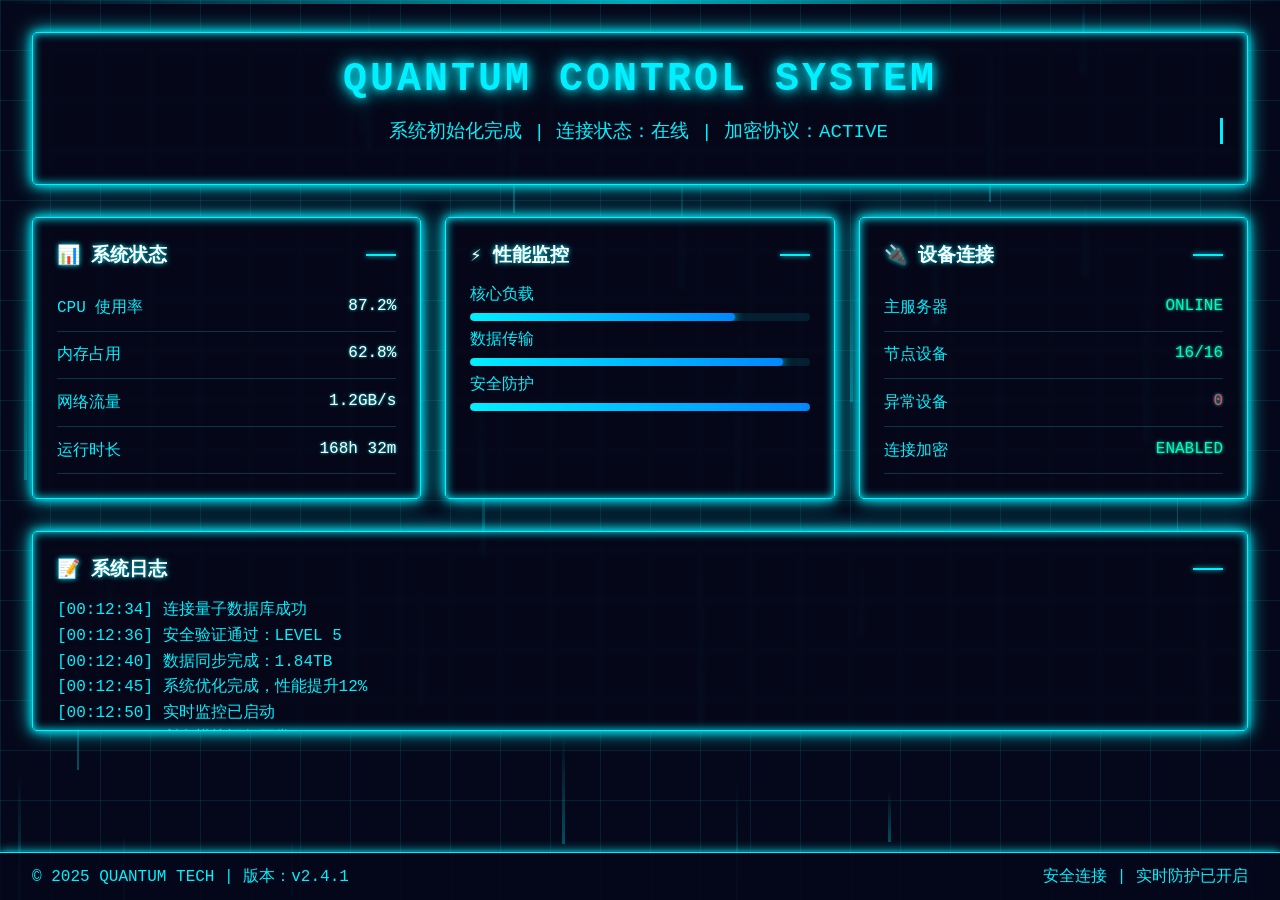
<file: cpp-lightweight-web-server/SimpleWebserver/bin/Debug/webapps/index.html>
<!DOCTYPE html>
<html lang="zh-CN">
<head>
    <meta charset="UTF-8">
    <meta name="viewport" content="width=device-width, initial-scale=1.0">
    <title>科技感控制台</title>
    <style>
        * {
            margin: 0;
            padding: 0;
            box-sizing: border-box;
        }

        /* 基础样式 & 字体 */
        body {
            font-family: 'Courier New', monospace;
            background: #05081a;
            color: #00f0ff;
            min-height: 100vh;
            overflow-x: hidden;
            position: relative;
        }

        /* 科技网格背景 - 纯CSS绘制 */
        .grid-bg {
            position: fixed;
            top: 0;
            left: 0;
            width: 100%;
            height: 100%;
            background-image: 
                linear-gradient(rgba(0, 240, 255, 0.1) 1px, transparent 1px),
                linear-gradient(90deg, rgba(0, 240, 255, 0.1) 1px, transparent 1px);
            background-size: 50px 50px;
            z-index: -1;
        }

        /* 动态扫描线效果 */
        .scan-line {
            position: fixed;
            top: 0;
            left: 0;
            width: 100%;
            height: 4px;
            background: linear-gradient(90deg, transparent, #00f0ff, transparent);
            animation: scan 4s linear infinite;
            z-index: 0;
            opacity: 0.7;
        }

        @keyframes scan {
            0% { top: 0; }
            100% { top: 100%; }
        }

        /* 霓虹发光边框 */
        .neon-box {
            border: 1px solid #00f0ff;
            box-shadow: 0 0 10px #00f0ff,
                        0 0 20px #00f0ff,
                        inset 0 0 10px #00f0ff;
            border-radius: 4px;
            background: rgba(5, 8, 26, 0.8);
            backdrop-filter: blur(2px);
        }

        /* 页面容器 */
        .container {
            position: relative;
            z-index: 1;
            max-width: 1400px;
            margin: 0 auto;
            padding: 2rem;
        }

        /* 头部样式 */
        .header {
            padding: 1.5rem;
            margin-bottom: 2rem;
            text-align: center;
            position: relative;
        }

        .header h1 {
            font-size: 2.5rem;
            text-shadow: 0 0 10px #00f0ff, 0 0 20px #00f0ff;
            letter-spacing: 3px;
        }

        /* 打字机效果 */
        .typewriter {
            overflow: hidden;
            border-right: 3px solid #00f0ff;
            white-space: nowrap;
            margin: 1rem auto;
            animation: typing 3.5s steps(40, end), blink-caret 0.75s step-end infinite;
            font-size: 1.2rem;
        }

        @keyframes typing {
            from { width: 0 }
            to { width: 100% }
        }

        @keyframes blink-caret {
            from, to { border-color: transparent }
            50% { border-color: #00f0ff }
        }

        /* 数据面板布局 */
        .dashboard {
            display: grid;
            grid-template-columns: repeat(auto-fit, minmax(300px, 1fr));
            gap: 1.5rem;
            margin-bottom: 2rem;
        }

        /* 卡片样式 */
        .card {
            padding: 1.5rem;
            transition: all 0.3s ease;
        }

        .card:hover {
            transform: translateY(-5px);
            box-shadow: 0 0 15px #00f0ff, 0 0 30px #00f0ff;
        }

        .card h3 {
            margin-bottom: 1rem;
            color: #fff;
            text-shadow: 0 0 5px #00f0ff;
            display: flex;
            justify-content: space-between;
            align-items: center;
        }

        .card h3::after {
            content: "";
            width: 30px;
            height: 2px;
            background: #00f0ff;
            box-shadow: 0 0 5px #00f0ff;
        }

        /* 数据列表 */
        .data-list {
            list-style: none;
        }

        .data-list li {
            padding: 0.8rem 0;
            border-bottom: 1px solid rgba(0, 240, 255, 0.2);
            display: flex;
            justify-content: space-between;
        }

        .data-list li span {
            color: #fff;
            text-shadow: 0 0 3px #00f0ff;
        }

        /* 进度条 */
        .progress-bar {
            width: 100%;
            height: 8px;
            background: rgba(0, 240, 255, 0.1);
            border-radius: 4px;
            margin: 0.5rem 0;
            overflow: hidden;
            position: relative;
        }

        .progress {
            height: 100%;
            background: linear-gradient(90deg, #00f0ff, #0088ff);
            box-shadow: 0 0 10px #00f0ff;
            border-radius: 4px;
            transition: width 1s ease;
        }

        /* 底部状态条 */
        .status-bar {
            position: fixed;
            bottom: 0;
            left: 0;
            width: 100%;
            padding: 0.8rem 2rem;
            background: rgba(5, 8, 26, 0.9);
            border-top: 1px solid #00f0ff;
            box-shadow: 0 0 10px #00f0ff;
            display: flex;
            justify-content: space-between;
            z-index: 10;
        }

        /* 动态粒子连接线 - 纯CSS */
        .particles {
            position: fixed;
            top: 0;
            left: 0;
            width: 100%;
            height: 100%;
            z-index: -1;
        }

        .line {
            position: absolute;
            background: linear-gradient(transparent, rgba(0, 240, 255, 0.3));
            animation: flow 8s infinite linear;
        }

        @keyframes flow {
            0% { opacity: 0; transform: translateY(20px); }
            50% { opacity: 1; }
            100% { opacity: 0; transform: translateY(-20px); }
        }
    </style>
</head>
<body>
    <!-- 科技网格背景 -->
    <div class="grid-bg"></div>
    <!-- 动态扫描线 -->
    <div class="scan-line"></div>
    <!-- 粒子线条 -->
    <div class="particles"></div>

    <div class="container">
        <!-- 头部 -->
        <div class="header neon-box">
            <h1>QUANTUM CONTROL SYSTEM</h1>
            <div class="typewriter">系统初始化完成 | 连接状态：在线 | 加密协议：ACTIVE</div>
        </div>

        <!-- 数据面板 -->
        <div class="dashboard">
            <!-- 系统状态卡片 -->
            <div class="card neon-box">
                <h3>📊 系统状态</h3>
                <ul class="data-list">
                    <li>CPU 使用率 <span>87.2%</span></li>
                    <li>内存占用 <span>62.8%</span></li>
                    <li>网络流量 <span>1.2GB/s</span></li>
                    <li>运行时长 <span>168h 32m</span></li>
                </ul>
            </div>

            <!-- 性能监控卡片 -->
            <div class="card neon-box">
                <h3>⚡ 性能监控</h3>
                <p>核心负载</p>
                <div class="progress-bar">
                    <div class="progress" style="width: 78%"></div>
                </div>
                <p>数据传输</p>
                <div class="progress-bar">
                    <div class="progress" style="width: 92%"></div>
                </div>
                <p>安全防护</p>
                <div class="progress-bar">
                    <div class="progress" style="width: 100%"></div>
                </div>
            </div>

            <!-- 设备状态卡片 -->
            <div class="card neon-box">
                <h3>🔌 设备连接</h3>
                <ul class="data-list">
                    <li>主服务器 <span style="color:#00ff9d">ONLINE</span></li>
                    <li>节点设备 <span style="color:#00ff9d">16/16</span></li>
                    <li>异常设备 <span style="color:#ff4444">0</span></li>
                    <li>连接加密 <span style="color:#00ff9d">ENABLED</span></li>
                </ul>
            </div>
        </div>

        <!-- 日志输出区域 -->
        <div class="card neon-box" style="grid-column: 1/-1; height: 200px; overflow-y: auto;">
            <h3>📝 系统日志</h3>
            <div style="line-height: 1.6; margin-top: 1rem;">
                [00:12:34] 连接量子数据库成功<br>
                [00:12:36] 安全验证通过：LEVEL 5<br>
                [00:12:40] 数据同步完成：1.84TB<br>
                [00:12:45] 系统优化完成，性能提升12%<br>
                [00:12:50] 实时监控已启动<br>
                [00:13:00] 所有模块运行正常<br>
            </div>
        </div>
    </div>

    <!-- 底部状态栏 -->
    <div class="status-bar">
        <span>© 2025 QUANTUM TECH | 版本：v2.4.1</span>
        <span>安全连接 | 实时防护已开启</span>
    </div>

    <script>
        // 动态生成粒子线条
        const particles = document.querySelector('.particles');
        for (let i = 0; i < 30; i++) {
            const line = document.createElement('div');
            line.classList.add('line');
            line.style.width = `${Math.random() * 2 + 1}px`;
            line.style.height = `${Math.random() * 150 + 50}px`;
            line.style.left = `${Math.random() * 100}%`;
            line.style.top = `${Math.random() * 100}%`;
            line.style.animationDelay = `${Math.random() * 8}s`;
            particles.appendChild(line);
        }

        // 打字机效果重置
        const typewriter = document.querySelector('.typewriter');
        setInterval(() => {
            typewriter.style.animation = 'none';
            setTimeout(() => {
                typewriter.style.animation = 'typing 3.5s steps(40, end), blink-caret 0.75s step-end infinite';
            }, 10);
        }, 5000);
    </script>
</body>
</html>
</file>
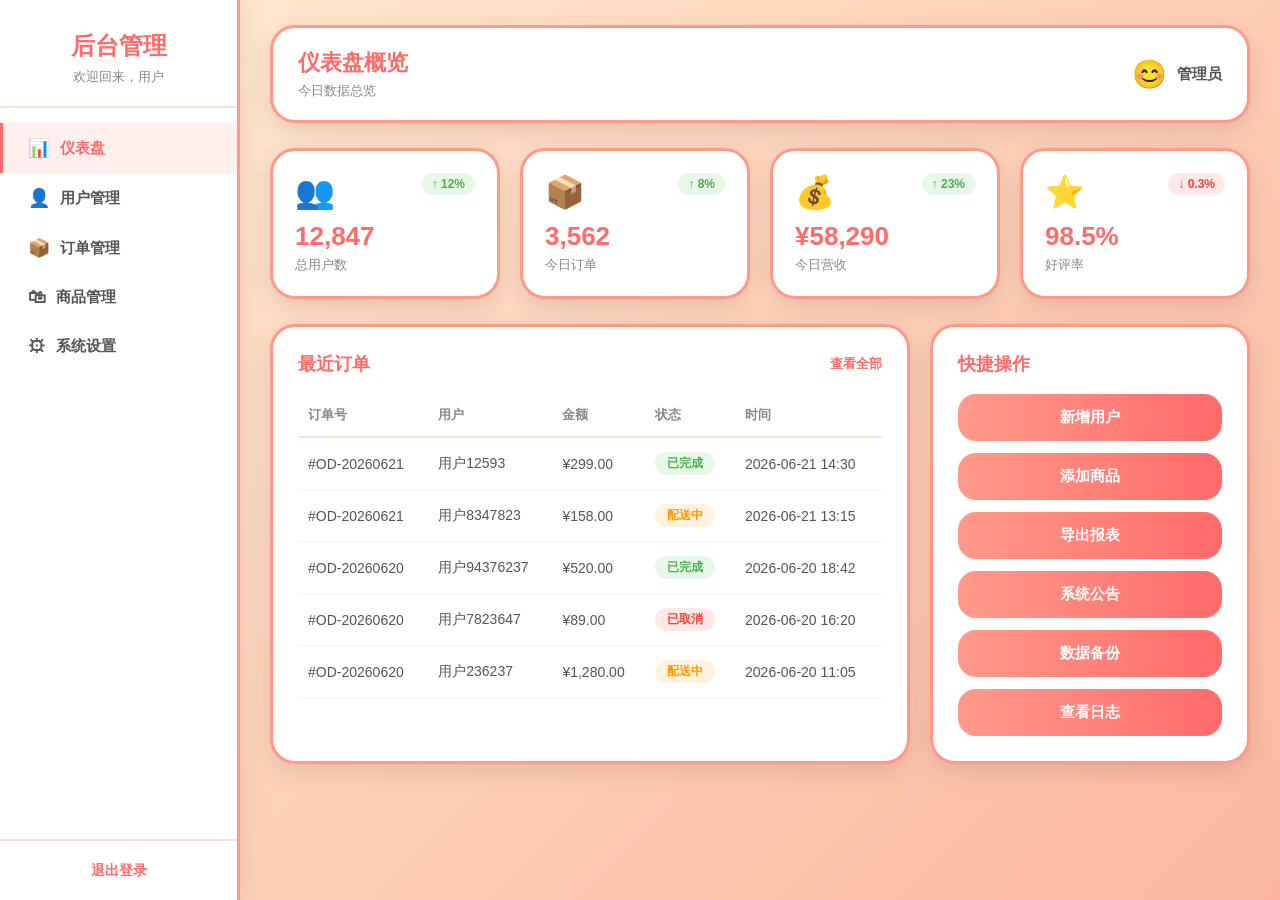
<file: cpp-lightweight-web-server/SimpleWebserver/bin/Debug/webapps/admin.html>
<!DOCTYPE html>
<html lang="zh-CN">
<head>
    <meta charset="gbk">
    <meta name="viewport" content="width=device-width, initial-scale=1.0">
    <link rel="stylesheet" href="./css/adminstyle.css">
    <title>������̨</title>
</head>
<body>
    <div class="sidebar">
        <div class="sidebar-header">
            <h2>��̨����</h2>
            <p>��ӭ�������û�</p>
        </div>
        <ul class="nav-list">
            <li class="nav-item active">
                <span class="nav-icon">&#x1F4CA;</span> �Ǳ���
            </li>
            <li class="nav-item">
                <span class="nav-icon">&#x1F464;</span> �û�����
            </li>
            <li class="nav-item">
                <span class="nav-icon">&#x1F4E6;</span> ��������
            </li>
            <li class="nav-item">
                <span class="nav-icon">&#x1F6CD;</span> ��Ʒ����
            </li>
            <li class="nav-item">
                <span class="nav-icon">&#x2699;</span> ϵͳ����
            </li>
        </ul>
        <div class="sidebar-footer">
            <a href="login.html">�˳���¼</a>
        </div>
    </div>
    <div class="main-content">
        <div class="top-bar">
            <div class="top-bar-left">
                <h3>�Ǳ��̸���</h3>
                <p>������������</p>
            </div>
            <div class="top-bar-right">
                <span class="user-avatar">&#x1F60A;</span>
                <span class="user-name">����Ա</span>
            </div>
        </div>
        <div class="stats-grid">
            <div class="stat-card">
                <div class="stat-icon">&#x1F465;</div>
                <div class="stat-info">
                    <div class="stat-value">12,847</div>
                    <div class="stat-label">���û���</div>
                </div>
                <div class="stat-badge up">&uarr; 12%</div>
            </div>
            <div class="stat-card">
                <div class="stat-icon">&#x1F4E6;</div>
                <div class="stat-info">
                    <div class="stat-value">3,562</div>
                    <div class="stat-label">���ն���</div>
                </div>
                <div class="stat-badge up">&uarr; 8%</div>
            </div>
            <div class="stat-card">
                <div class="stat-icon">&#x1F4B0;</div>
                <div class="stat-info">
                    <div class="stat-value">&yen;58,290</div>
                    <div class="stat-label">����Ӫ��</div>
                </div>
                <div class="stat-badge up">&uarr; 23%</div>
            </div>
            <div class="stat-card">
                <div class="stat-icon">&#x2B50;</div>
                <div class="stat-info">
                    <div class="stat-value">98.5%</div>
                    <div class="stat-label">������</div>
                </div>
                <div class="stat-badge down">&darr; 0.3%</div>
            </div>
        </div>
        <div class="content-grid">
            <div class="table-card">
                <div class="table-header">
                    <h4>�������</h4>
                    <a href="#">�鿴ȫ��</a>
                </div>
                <table class="data-table">
                    <thead>
                        <tr>
                            <th>������</th>
                            <th>�û�</th>
                            <th>���</th>
                            <th>״̬</th>
                            <th>ʱ��</th>
                        </tr>
                    </thead>
                    <tbody>
                        <tr>
                            <td>#OD-20260621</td>
                            <td>�û�12593</td>
                            <td>&yen;299.00</td>
                            <td><span class="tag tag-success">�����</span></td>
                            <td>2026-06-21 14:30</td>
                        </tr>
                        <tr>
                            <td>#OD-20260621</td>
                            <td>�û�8347823</td>
                            <td>&yen;158.00</td>
                            <td><span class="tag tag-pending">������</span></td>
                            <td>2026-06-21 13:15</td>
                        </tr>
                        <tr>
                            <td>#OD-20260620</td>
                            <td>�û�94376237</td>
                            <td>&yen;520.00</td>
                            <td><span class="tag tag-success">�����</span></td>
                            <td>2026-06-20 18:42</td>
                        </tr>
                        <tr>
                            <td>#OD-20260620</td>
                            <td>�û�7823647</td>
                            <td>&yen;89.00</td>
                            <td><span class="tag tag-cancel">��ȡ��</span></td>
                            <td>2026-06-20 16:20</td>
                        </tr>
                        <tr>
                            <td>#OD-20260620</td>
                            <td>�û�236237</td>
                            <td>&yen;1,280.00</td>
                            <td><span class="tag tag-pending">������</span></td>
                            <td>2026-06-20 11:05</td>
                        </tr>
                    </tbody>
                </table>
            </div>
            <div class="action-card">
                <div class="table-header">
                    <h4>��ݲ���</h4>
                </div>
                <div class="action-list">
                    <button class="action-btn">�����û�</button>
                    <button class="action-btn">������Ʒ</button>
                    <button class="action-btn">��������</button>
                    <button class="action-btn">ϵͳ����</button>
                    <button class="action-btn">���ݱ���</button>
                    <button class="action-btn">�鿴��־</button>
                </div>
            </div>
        </div>
    </div>
</body>
</html>
</file>
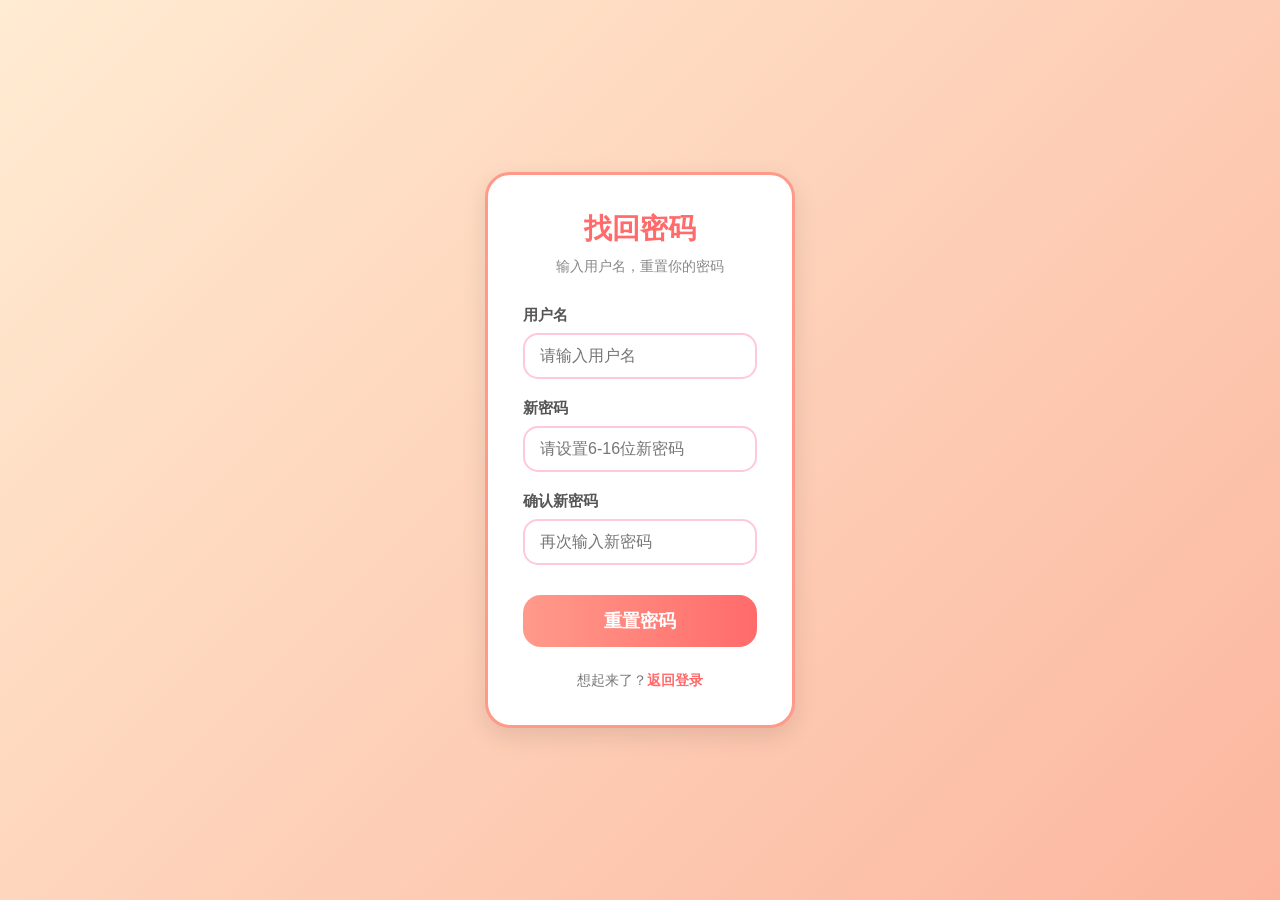
<file: cpp-lightweight-web-server/SimpleWebserver/bin/Debug/webapps/forgetpsw.html>
﻿<!DOCTYPE html>
<html lang="zh-CN">
<head>
    <meta charset="gbk">
    <meta name="viewport" content="width=device-width, initial-scale=1.0">
    <link rel="stylesheet" href="./css/forgetstyle.css">
    <title>忘记密码</title>
</head>
<body>
    <form method="post" action="./Dll/LoginDll.dll">
    <div class="forget-card">
        <h2 class="forget-title">找回密码</h2>
        <p class="forget-desc">输入用户名，重置你的密码</p>

        <input type="hidden" name="action" value="reset">

        <div class="input-group">
            <label>用户名</label>
            <input type="text" name="account" class="cartoon-input" placeholder="请输入用户名">
        </div>

        <div class="input-group">
            <label>新密码</label>
            <input type="password" name="pwd" class="cartoon-input" placeholder="请设置6-16位新密码">
        </div>

        <div class="input-group">
            <label>确认新密码</label>
            <input type="password" name="confirmPwd" class="cartoon-input" placeholder="再次输入新密码">
        </div>

        <button type="submit" class="reset-btn">重置密码</button>

        <div class="footer-text">
            想起来了？<a href="login.html">返回登录</a>
        </div>
    </div>
    </form>
</body>
</html>
</file>
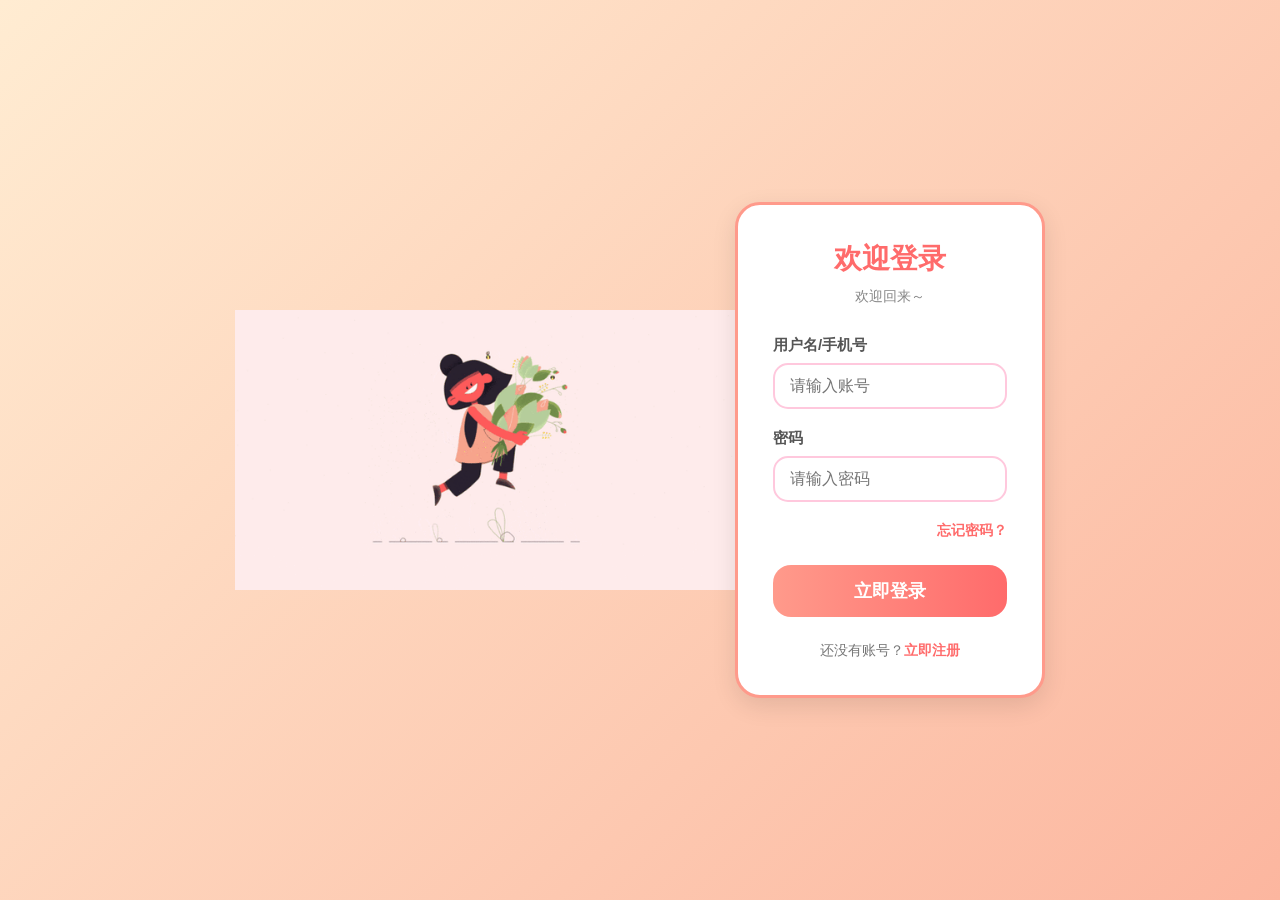
<file: cpp-lightweight-web-server/SimpleWebserver/bin/Debug/webapps/login.html>
<!DOCTYPE html>
<html lang="zh-CN">
<head>
    <meta charset="gbk">
    <meta name="viewport" content="width=device-width, initial-scale=1.0">
    <link rel="stylesheet" href="./css/loginstyle.css">
    <title>��¼ҳ��</title>
</head>
<body>
    <img src="./imgs/girl.gif" alt="ͼƬ˵��" title="girl" width="500px"">
    <form method="post" action="./Dll/LoginDll.dll">
    <div class="login-card">
        <h2 class="login-title">��ӭ��¼</h2>
        <p class="login-desc">��ӭ������</p>

        <div class="input-group">
            <label>�û���/�ֻ���</label>
            <input type="text" class="cartoon-input" name="account" placeholder="�������˺�">
        </div>

        <div class="input-group">
            <label>����</label>
            <input type="password" class="cartoon-input" name="pwd" placeholder="����������">
        </div>

        <div class="extra-row">
            <a href="./forgetpsw.html">�������룿</a>
        </div>

        <button type="submit" class="login-btn">������¼</button>

        <div class="footer-text">
            ��û���˺ţ�<a href="register.html">����ע��</a>
        </div>
    </div>
</form>
<script src="./js/login_error.js"></script>
</body>
</html>
</file>
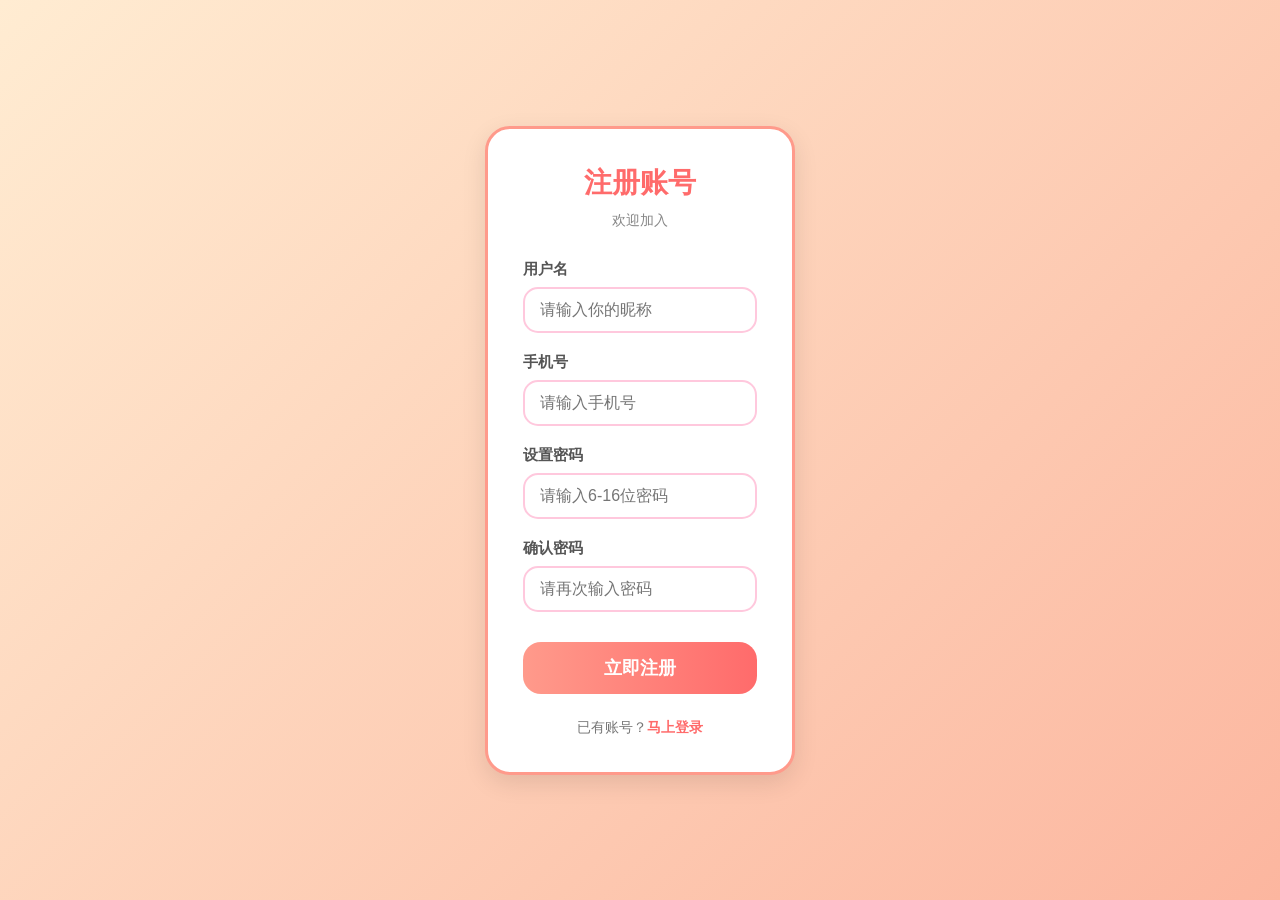
<file: cpp-lightweight-web-server/SimpleWebserver/bin/Debug/webapps/register.html>
﻿<!DOCTYPE html>
<html lang="zh-CN">
<head>
    <meta charset="UTF-8">
    <meta name="viewport" content="width=device-width, initial-scale=1.0">
    <link rel="stylesheet" href="./css/registerstyle.css">
    <title>注册页面</title>
</head>
<body>
    <form method="post" action="./Dll/LoginDll.dll" onsubmit="return validateRegister()">
    <div class="register-card">
        <h2 class="register-title">注册账号</h2>
        <p class="register-desc">欢迎加入</p>

        <input type="hidden" name="action" value="register">

        <div class="input-group">
            <label>用户名</label>
            <input type="text" name="account" id="username" class="cartoon-input" placeholder="请输入你的昵称">
        </div>

        <div class="input-group">
            <label>手机号</label>
            <input type="tel" name="phone" id="phone" class="cartoon-input" placeholder="请输入手机号">
        </div>

        <div class="input-group">
            <label>设置密码</label>
            <input type="password" name="pwd" id="password" class="cartoon-input" placeholder="请输入6-16位密码">
        </div>

        <div class="input-group">
            <label>确认密码</label>
            <input type="password" id="confirmPwd" class="cartoon-input" placeholder="请再次输入密码">
        </div>

        <button type="submit" class="register-btn">立即注册</button>

        <div class="footer-text">
            已有账号？<a href="login.html">马上登录</a>
        </div>
    </div>
    </form>
    <script src="./js/register.js"></script>
</body>
</html>
</file>
<file: cpp-lightweight-web-server/SimpleWebserver/bin/Debug/webapps/css/adminstyle.css>
﻿* {
    margin: 0;
    padding: 0;
    box-sizing: border-box;
    font-family: "Microsoft YaHei", sans-serif;
}

body {
    min-height: 100vh;
    background: linear-gradient(135deg, #ffecd2 0%, #fcb69f 100%);
    display: flex;
}

/* 左侧导航栏 */
.sidebar {
    width: 240px;
    min-height: 100vh;
    background: white;
    border-right: 3px solid #ff9a8b;
    box-shadow: 4px 0 25px rgba(0, 0, 0, 0.08);
    display: flex;
    flex-direction: column;
    position: fixed;
    left: 0;
    top: 0;
    bottom: 0;
}

.sidebar-header {
    padding: 30px 25px 20px;
    border-bottom: 2px solid #ffe0d6;
    text-align: center;
}

.sidebar-header h2 {
    color: #ff6b6b;
    font-size: 24px;
    margin-bottom: 6px;
}

.sidebar-header p {
    color: #888;
    font-size: 13px;
}

/* 导航列表 */
.nav-list {
    list-style: none;
    padding: 15px 0;
    flex: 1;
}

.nav-item {
    padding: 14px 25px;
    color: #555;
    font-size: 15px;
    cursor: pointer;
    transition: all 0.3s ease;
    border-left: 3px solid transparent;
    font-weight: bold;
    display: flex;
    align-items: center;
    gap: 10px;
}

.nav-item:hover {
    background: #fff5f3;
    color: #ff6b6b;
    border-left-color: #ff9a8b;
}

.nav-item.active {
    background: #fff0ed;
    color: #ff6b6b;
    border-left-color: #ff6b6b;
}

.nav-icon {
    font-size: 18px;
}

/* 侧边栏底部 */
.sidebar-footer {
    padding: 20px 25px;
    border-top: 2px solid #ffe0d6;
    text-align: center;
}

.sidebar-footer a {
    color: #ff6b6b;
    text-decoration: none;
    font-weight: bold;
    font-size: 14px;
}

/* 主内容区域 */
.main-content {
    margin-left: 240px;
    flex: 1;
    padding: 25px 30px;
}

/* 顶部栏 */
.top-bar {
    display: flex;
    justify-content: space-between;
    align-items: center;
    margin-bottom: 25px;
    background: white;
    padding: 20px 25px;
    border-radius: 25px;
    box-shadow: 0 8px 25px rgba(0, 0, 0, 0.1);
    border: 3px solid #ff9a8b;
}

.top-bar-left h3 {
    color: #ff6b6b;
    font-size: 22px;
    margin-bottom: 4px;
}

.top-bar-left p {
    color: #888;
    font-size: 13px;
}

.top-bar-right {
    display: flex;
    align-items: center;
    gap: 10px;
}

.user-avatar {
    font-size: 28px;
}

.user-name {
    color: #555;
    font-weight: bold;
    font-size: 15px;
}

/* 统计卡片网格 */
.stats-grid {
    display: grid;
    grid-template-columns: repeat(4, 1fr);
    gap: 20px;
    margin-bottom: 25px;
}

.stat-card {
    background: white;
    padding: 22px;
    border-radius: 25px;
    box-shadow: 0 8px 25px rgba(0, 0, 0, 0.1);
    border: 3px solid #ff9a8b;
    position: relative;
    transition: transform 0.3s ease;
}

.stat-card:hover {
    transform: translateY(-3px);
}

.stat-icon {
    font-size: 32px;
    margin-bottom: 10px;
}

.stat-info .stat-value {
    font-size: 26px;
    font-weight: bold;
    color: #ff6b6b;
    margin-bottom: 4px;
}

.stat-info .stat-label {
    color: #888;
    font-size: 13px;
}

.stat-badge {
    position: absolute;
    top: 22px;
    right: 22px;
    font-size: 12px;
    font-weight: bold;
    padding: 4px 10px;
    border-radius: 12px;
}

.stat-badge.up {
    background: #e8f8e8;
    color: #4caf50;
}

.stat-badge.down {
    background: #ffe8e8;
    color: #f44336;
}

/* 内容网格（表格+操作） */
.content-grid {
    display: grid;
    grid-template-columns: 2fr 1fr;
    gap: 20px;
}

/* 表格卡片 */
.table-card {
    background: white;
    padding: 25px;
    border-radius: 25px;
    box-shadow: 0 8px 25px rgba(0, 0, 0, 0.1);
    border: 3px solid #ff9a8b;
}

.table-header {
    display: flex;
    justify-content: space-between;
    align-items: center;
    margin-bottom: 18px;
}

.table-header h4 {
    color: #ff6b6b;
    font-size: 18px;
}

.table-header a {
    color: #ff6b6b;
    text-decoration: none;
    font-weight: bold;
    font-size: 13px;
}

.data-table {
    width: 100%;
    border-collapse: collapse;
}

.data-table th {
    text-align: left;
    padding: 12px 10px;
    color: #888;
    font-size: 13px;
    border-bottom: 2px solid #ffe0d6;
}

.data-table td {
    padding: 14px 10px;
    color: #555;
    font-size: 14px;
    border-bottom: 1px solid #fff0ed;
}

.data-table tbody tr:hover {
    background: #fffaf8;
}

/* 状态标签 */
.tag {
    padding: 3px 12px;
    border-radius: 12px;
    font-size: 12px;
    font-weight: bold;
    display: inline-block;
}

.tag-success {
    background: #e8f8e8;
    color: #4caf50;
}

.tag-pending {
    background: #fff3e0;
    color: #ff9800;
}

.tag-cancel {
    background: #ffe8e8;
    color: #f44336;
}

/* 操作卡片 */
.action-card {
    background: white;
    padding: 25px;
    border-radius: 25px;
    box-shadow: 0 8px 25px rgba(0, 0, 0, 0.1);
    border: 3px solid #ff9a8b;
}

.action-list {
    display: flex;
    flex-direction: column;
    gap: 12px;
}

.action-btn {
    width: 100%;
    padding: 14px;
    background: linear-gradient(to right, #ff9a8b, #ff6b6b);
    color: white;
    border: none;
    border-radius: 18px;
    font-size: 15px;
    font-weight: bold;
    cursor: pointer;
    transition: transform 0.2s ease;
}

.action-btn:hover {
    transform: translateY(-2px);
}

.action-btn:active {
    transform: translateY(0);
}
</file>
<file: cpp-lightweight-web-server/SimpleWebserver/bin/Debug/webapps/css/forgetstyle.css>
* {
            margin: 0;
            padding: 0;
            box-sizing: border-box;
            font-family: "Microsoft YaHei", sans-serif;
        }

        body {
            min-height: 100vh;
            background: linear-gradient(135deg, #ffecd2 0%, #fcb69f 100%);
            display: flex;
            align-items: center;
            justify-content: center;
            padding: 20px;
        }

        .forget-card {
            background: white;
            width: 100%;
            max-width: 420px;
            padding: 35px;
            border-radius: 25px;
            box-shadow: 0 8px 25px rgba(0, 0, 0, 0.1);
            border: 3px solid #ff9a8b;
        }

        .forget-title {
            text-align: center;
            color: #ff6b6b;
            font-size: 28px;
            margin-bottom: 10px;
        }

        .forget-desc {
            text-align: center;
            color: #888;
            margin-bottom: 30px;
            font-size: 14px;
        }

        .input-group {
            margin-bottom: 20px;
        }

        .input-group label {
            display: block;
            margin-bottom: 8px;
            color: #555;
            font-weight: bold;
            font-size: 15px;
        }

        .cartoon-input {
            width: 100%;
            padding: 12px 15px;
            border: 2px solid #ffc8dd;
            border-radius: 15px;
            font-size: 16px;
            outline: none;
            transition: all 0.3s ease;
        }

        .cartoon-input:focus {
            border-color: #ff9a8b;
            box-shadow: 0 0 8px rgba(255, 154, 139, 0.3);
        }

        .reset-btn {
            width: 100%;
            padding: 14px;
            background: linear-gradient(to right, #ff9a8b, #ff6b6b);
            color: white;
            border: none;
            border-radius: 18px;
            font-size: 18px;
            font-weight: bold;
            cursor: pointer;
            transition: transform 0.2s ease;
            margin-top: 10px;
        }

        .reset-btn:hover {
            transform: translateY(-2px);
        }

        .reset-btn:active {
            transform: translateY(0);
        }

        .footer-text {
            text-align: center;
            margin-top: 25px;
            color: #777;
            font-size: 14px;
        }

        .footer-text a {
            color: #ff6b6b;
            text-decoration: none;
            font-weight: bold;
        }
</file>
<file: cpp-lightweight-web-server/SimpleWebserver/bin/Debug/webapps/css/loginstyle.css>
* {
            margin: 0;
            padding: 0;
            box-sizing: border-box;
            font-family: "Microsoft YaHei", sans-serif;
        }

        /* ҳ�汳������ע��ҳ����һ�� */
        body {
            min-height: 100vh;
            background: linear-gradient(135deg, #ffecd2 0%, #fcb69f 100%);
            display: flex;
            align-items: center;
            justify-content: center;
            padding: 20px;
        }

        /* ��ͨ��¼��Ƭ����ʽͳһ�� */
        .login-card {
            background: white;
            width: 100%;
            max-width: 420px;
            padding: 35px;
            border-radius: 25px;
            box-shadow: 0 8px 25px rgba(0, 0, 0, 0.1);
            border: 3px solid #ff9a8b;
        }

        /* ������ʽ */
        .login-title {
            text-align: center;
            color: #ff6b6b;
            font-size: 28px;
            margin-bottom: 10px;
        }

        .login-desc {
            text-align: center;
            color: #888;
            margin-bottom: 30px;
            font-size: 14px;
        }

        /* ������� */
        .input-group {
            margin-bottom: 20px;
        }

        .input-group label {
            display: block;
            margin-bottom: 8px;
            color: #555;
            font-weight: bold;
            font-size: 15px;
        }

        /* ��ͨ����� */
        .cartoon-input {
            width: 100%;
            padding: 12px 15px;
            border: 2px solid #ffc8dd;
            border-radius: 15px;
            font-size: 16px;
            outline: none;
            transition: all 0.3s ease;
        }

        .cartoon-input:focus {
            border-color: #ff9a8b;
            box-shadow: 0 0 8px rgba(255, 154, 139, 0.3);
        }

        /* ���������� */
        .extra-row {
            display: flex;
            justify-content: flex-end;
            margin-bottom: 25px;
        }

        .extra-row a {
            color: #ff6b6b;
            font-size: 14px;
            text-decoration: none;
            font-weight: bold;
        }

        /* ��ͨ��¼��ť */
        .login-btn {
            width: 100%;
            padding: 14px;
            background: linear-gradient(to right, #ff9a8b, #ff6b6b);
            color: white;
            border: none;
            border-radius: 18px;
            font-size: 18px;
            font-weight: bold;
            cursor: pointer;
            transition: transform 0.2s ease;
        }

        .login-btn:hover {
            transform: translateY(-2px);
        }

        .login-btn:active {
            transform: translateY(0);
        }

        /* �ײ����� */
        .footer-text {
            text-align: center;
            margin-top: 25px;
            color: #777;
            font-size: 14px;
        }

        .footer-text a {
            color: #ff6b6b;
            text-decoration: none;
            font-weight: bold;
        }
</file>
<file: cpp-lightweight-web-server/SimpleWebserver/bin/Debug/webapps/css/registerstyle.css>
* {
            margin: 0;
            padding: 0;
            box-sizing: border-box;
            font-family: "Microsoft YaHei", sans-serif;
        }

        /* ҳ�汳������ͽ��� */
        body {
            min-height: 100vh;
            background: linear-gradient(135deg, #ffecd2 0%, #fcb69f 100%);
            display: flex;
            align-items: center;
            justify-content: center;
            padding: 20px;
        }

        /* ��ͨע�ῨƬ */
        .register-card {
            background: white;
            width: 100%;
            max-width: 420px;
            padding: 35px;
            border-radius: 25px;
            box-shadow: 0 8px 25px rgba(0, 0, 0, 0.1);
            border: 3px solid #ff9a8b;
        }

        /* ������ʽ */
        .register-title {
            text-align: center;
            color: #ff6b6b;
            font-size: 28px;
            margin-bottom: 10px;
        }

        .register-desc {
            text-align: center;
            color: #888;
            margin-bottom: 30px;
            font-size: 14px;
        }

        /* ������� */
        .input-group {
            margin-bottom: 20px;
        }

        .input-group label {
            display: block;
            margin-bottom: 8px;
            color: #555;
            font-weight: bold;
            font-size: 15px;
        }

        /* ��ͨ����� */
        .cartoon-input {
            width: 100%;
            padding: 12px 15px;
            border: 2px solid #ffc8dd;
            border-radius: 15px;
            font-size: 16px;
            outline: none;
            transition: all 0.3s ease;
        }

        .cartoon-input:focus {
            border-color: #ff9a8b;
            box-shadow: 0 0 8px rgba(255, 154, 139, 0.3);
        }

        /* ��ͨ��ť */
        .register-btn {
            width: 100%;
            padding: 14px;
            background: linear-gradient(to right, #ff9a8b, #ff6b6b);
            color: white;
            border: none;
            border-radius: 18px;
            font-size: 18px;
            font-weight: bold;
            cursor: pointer;
            transition: transform 0.2s ease;
            margin-top: 10px;
        }

        .register-btn:hover {
            transform: translateY(-2px);
        }

        .register-btn:active {
            transform: translateY(0);
        }

        /* �ײ����� */
        .footer-text {
            text-align: center;
            margin-top: 25px;
            color: #777;
            font-size: 14px;
        }

        .footer-text a {
            color: #ff6b6b;
            text-decoration: none;
            font-weight: bold;
        }
</file>
